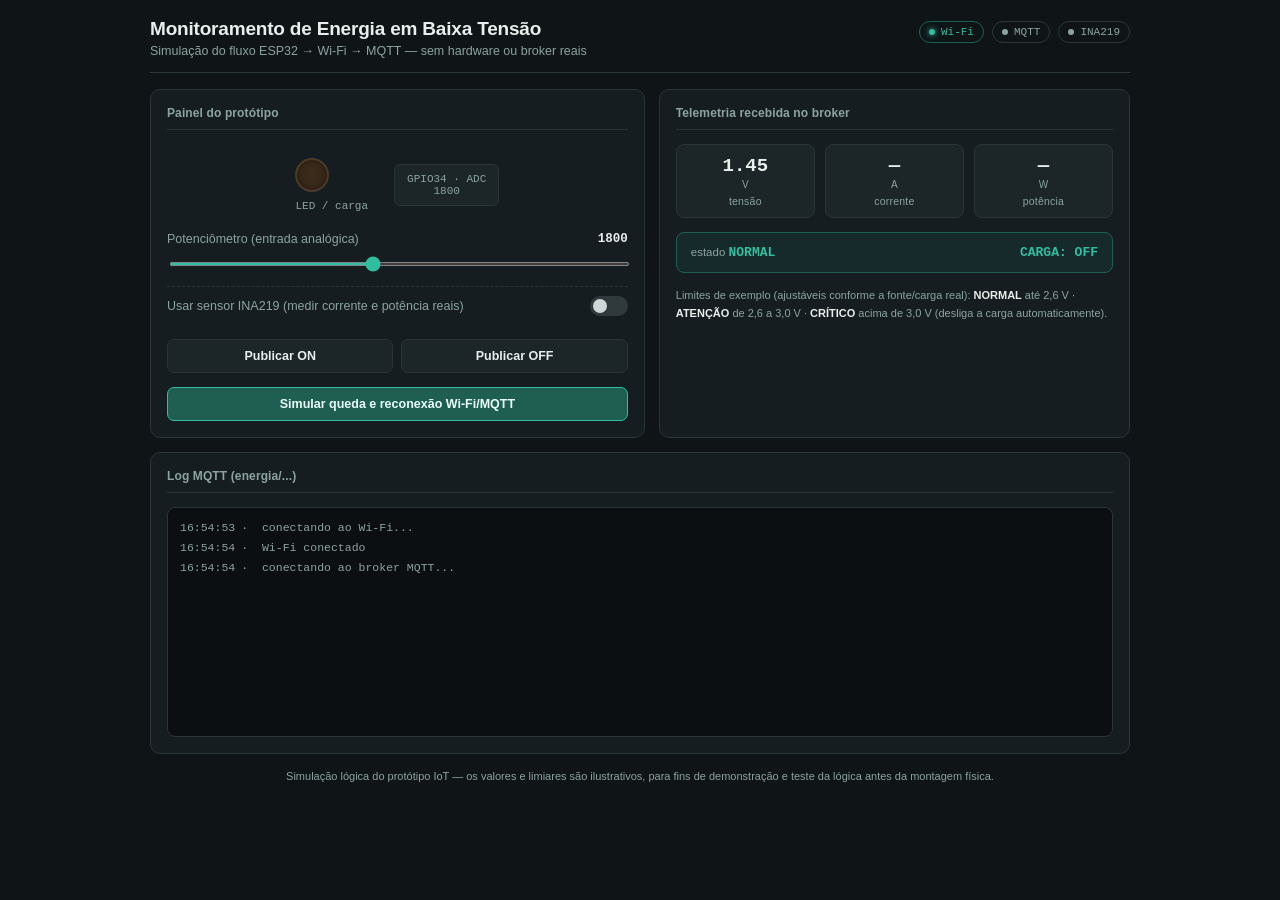
<file: simulacao/index.html>
<!DOCTYPE html>
<html lang="pt-BR">
<head>
<meta charset="UTF-8">
<meta name="viewport" content="width=device-width, initial-scale=1.0">
<title>Simulação — Monitoramento de Energia em Baixa Tensão (ESP32 + MQTT)</title>
<style>
  :root{
    --bg:#0F1416;
    --panel:#161D20;
    --panel-2:#1C2528;
    --line:#2A3538;
    --text:#E7EEEC;
    --muted:#8CA3A0;
    --accent:#2FBFA0;
    --accent-dim:#1E5F51;
    --amber:#E8A33D;
    --red:#E5534B;
    --mono: "SFMono-Regular", Consolas, "Liberation Mono", Menlo, monospace;
    --sans: -apple-system, "Segoe UI", Roboto, Helvetica, Arial, sans-serif;
  }
  *{box-sizing:border-box;}
  body{
    margin:0;
    background:var(--bg);
    color:var(--text);
    font-family:var(--sans);
    padding:18px;
    -webkit-font-smoothing:antialiased;
  }
  .wrap{max-width:980px;margin:0 auto;}
  header{
    display:flex;
    flex-wrap:wrap;
    align-items:baseline;
    justify-content:space-between;
    gap:8px;
    border-bottom:1px solid var(--line);
    padding-bottom:14px;
    margin-bottom:16px;
  }
  header h1{
    font-size:19px;
    margin:0;
    font-weight:650;
    letter-spacing:-0.01em;
  }
  header p{
    margin:4px 0 0;
    color:var(--muted);
    font-size:12.5px;
  }
  .badges{display:flex;gap:8px;flex-wrap:wrap;}
  .badge{
    font-family:var(--mono);
    font-size:11px;
    padding:4px 9px;
    border-radius:20px;
    border:1px solid var(--line);
    color:var(--muted);
    display:flex;
    align-items:center;
    gap:6px;
    white-space:nowrap;
  }
  .dot{width:6px;height:6px;border-radius:50%;background:var(--muted);}
  .badge.on .dot{background:var(--accent);box-shadow:0 0 6px var(--accent);}
  .badge.on{color:var(--accent);border-color:var(--accent-dim);}

  .grid{
    display:grid;
    grid-template-columns:1.05fr 1fr;
    gap:14px;
  }
  @media (max-width:760px){ .grid{grid-template-columns:1fr;} }

  .card{
    background:var(--panel);
    border:1px solid var(--line);
    border-radius:10px;
    padding:16px;
  }
  .card h2{
    font-size:12px;
    text-transform:none;
    letter-spacing:0.01em;
    margin:0 0 14px;
    color:var(--muted);
    font-weight:600;
    border-bottom:1px solid var(--line);
    padding-bottom:9px;
  }

  /* board panel */
  .board-visual{
    display:flex;
    align-items:center;
    justify-content:center;
    gap:26px;
    padding:14px 0 20px;
  }
  .led{
    width:34px;height:34px;border-radius:50%;
    background:#3a2a1a;
    border:2px solid #4a3a28;
    box-shadow:inset 0 0 6px rgba(0,0,0,.5);
    transition:all .25s ease;
    position:relative;
  }
  .led.on{
    background:radial-gradient(circle at 35% 30%, #ffe9b8, var(--amber) 60%);
    border-color:#f0b84f;
    box-shadow:0 0 18px 4px rgba(232,163,61,.65), inset 0 0 6px rgba(255,255,255,.4);
  }
  .led-label{font-family:var(--mono);font-size:11px;color:var(--muted);text-align:center;margin-top:8px;}
  .chip{
    font-family:var(--mono);
    font-size:11px;
    color:var(--muted);
    background:var(--panel-2);
    border:1px solid var(--line);
    border-radius:6px;
    padding:8px 12px;
    text-align:center;
    min-width:96px;
  }

  .control-row{margin-bottom:16px;}
  .control-row label{
    display:flex;
    justify-content:space-between;
    font-size:12.5px;
    color:var(--muted);
    margin-bottom:6px;
  }
  .control-row label span.val{
    font-family:var(--mono);
    color:var(--text);
    font-weight:600;
  }
  input[type=range]{
    width:100%;
    accent-color:var(--accent);
    height:4px;
  }
  .toggle-row{
    display:flex;
    align-items:center;
    justify-content:space-between;
    font-size:12.5px;
    color:var(--muted);
    padding:9px 0;
    border-top:1px dashed var(--line);
  }
  .switch{
    position:relative;width:38px;height:20px;flex:none;
  }
  .switch input{opacity:0;width:0;height:0;}
  .slider-toggle{
    position:absolute;cursor:pointer;inset:0;
    background:#30393c;border-radius:20px;transition:.2s;
  }
  .slider-toggle:before{
    content:"";position:absolute;height:14px;width:14px;left:3px;top:3px;
    background:#cfd8d6;border-radius:50%;transition:.2s;
  }
  input:checked + .slider-toggle{background:var(--accent-dim);}
  input:checked + .slider-toggle:before{transform:translateX(18px);background:var(--accent);}

  .btn-row{display:flex;gap:8px;margin-top:14px;}
  button{
    font-family:var(--sans);
    font-size:12.5px;
    font-weight:600;
    padding:9px 14px;
    border-radius:7px;
    border:1px solid var(--line);
    background:var(--panel-2);
    color:var(--text);
    cursor:pointer;
    flex:1;
    transition:.15s;
  }
  button:hover{border-color:var(--accent);}
  button.primary{background:var(--accent-dim);border-color:var(--accent);color:#E9FFF9;}
  button:disabled{opacity:.4;cursor:not-allowed;}

  /* telemetry */
  .tele-grid{
    display:grid;
    grid-template-columns:repeat(3,1fr);
    gap:10px;
    margin-bottom:14px;
  }
  .tele{
    background:var(--panel-2);
    border:1px solid var(--line);
    border-radius:8px;
    padding:10px 8px;
    text-align:center;
  }
  .tele .v{
    font-family:var(--mono);
    font-size:19px;
    font-weight:700;
  }
  .tele .u{font-size:10px;color:var(--muted);margin-top:2px;}
  .tele .l{font-size:10.5px;color:var(--muted);margin-top:5px;letter-spacing:.02em;}

  .state-banner{
    display:flex;
    align-items:center;
    justify-content:space-between;
    padding:12px 14px;
    border-radius:8px;
    font-family:var(--mono);
    font-weight:700;
    font-size:13px;
    border:1px solid var(--line);
    margin-bottom:14px;
    transition:.2s;
  }
  .state-banner .s-label{color:var(--muted);font-weight:500;font-family:var(--sans);font-size:11.5px;}
  .state-banner.normal{color:var(--accent);border-color:var(--accent-dim);background:rgba(47,191,160,.08);}
  .state-banner.atencao{color:var(--amber);border-color:#6b5326;background:rgba(232,163,61,.08);}
  .state-banner.critico{color:var(--red);border-color:#6b2c28;background:rgba(229,83,75,.1);}

  .thresholds{font-size:11px;color:var(--muted);line-height:1.6;}
  .thresholds b{color:var(--text);}

  /* mqtt log */
  .log-card{margin-top:14px;}
  .log{
    font-family:var(--mono);
    font-size:11.5px;
    line-height:1.75;
    height:230px;
    overflow-y:auto;
    background:#0B0F11;
    border:1px solid var(--line);
    border-radius:8px;
    padding:10px 12px;
  }
  .log div{white-space:pre-wrap;word-break:break-all;}
  .log .pub{color:var(--accent);}
  .log .sub{color:var(--amber);}
  .log .sys{color:var(--muted);}
  .log .crit{color:var(--red);}
  .log span.t{color:var(--muted);margin-right:6px;}

  footer{
    margin-top:16px;
    font-size:11px;
    color:var(--muted);
    text-align:center;
  }
</style>
</head>
<body>
<div class="wrap">

  <header>
    <div>
      <h1>Monitoramento de Energia em Baixa Tensão</h1>
      <p>Simulação do fluxo ESP32 → Wi-Fi → MQTT — sem hardware ou broker reais</p>
    </div>
    <div class="badges">
      <span class="badge" id="badge-wifi"><span class="dot"></span>Wi-Fi</span>
      <span class="badge" id="badge-mqtt"><span class="dot"></span>MQTT</span>
      <span class="badge" id="badge-ina"><span class="dot"></span>INA219</span>
    </div>
  </header>

  <div class="grid">
    <!-- LEFT: board / controls -->
    <div class="card">
      <h2>Painel do protótipo</h2>

      <div class="board-visual">
        <div>
          <div class="led" id="led"></div>
          <div class="led-label">LED / carga</div>
        </div>
        <div class="chip" id="chip-gpio">GPIO34 · ADC<br><span id="chip-raw">0</span></div>
      </div>

      <div class="control-row">
        <label>Potenciômetro (entrada analógica) <span class="val" id="pot-val">0</span></label>
        <input type="range" id="pot" min="0" max="4095" value="1800">
      </div>

      <div class="toggle-row">
        Usar sensor INA219 (medir corrente e potência reais)
        <label class="switch">
          <input type="checkbox" id="ina-toggle">
          <span class="slider-toggle"></span>
        </label>
      </div>

      <div class="btn-row">
        <button id="btn-on">Publicar ON</button>
        <button id="btn-off">Publicar OFF</button>
      </div>
      <div class="btn-row">
        <button id="btn-reconnect" class="primary">Simular queda e reconexão Wi-Fi/MQTT</button>
      </div>
    </div>

    <!-- RIGHT: telemetry -->
    <div class="card">
      <h2>Telemetria recebida no broker</h2>

      <div class="tele-grid">
        <div class="tele">
          <div class="v" id="v-tensao">0.00</div>
          <div class="u">V</div>
          <div class="l">tensão</div>
        </div>
        <div class="tele">
          <div class="v" id="v-corrente">—</div>
          <div class="u">A</div>
          <div class="l">corrente</div>
        </div>
        <div class="tele">
          <div class="v" id="v-potencia">—</div>
          <div class="u">W</div>
          <div class="l">potência</div>
        </div>
      </div>

      <div class="state-banner normal" id="state-banner">
        <span><span class="s-label">estado&nbsp;</span><span id="state-text">NORMAL</span></span>
        <span id="load-text">CARGA: OFF</span>
      </div>

      <div class="thresholds">
        Limites de exemplo (ajustáveis conforme a fonte/carga real): <b>NORMAL</b> até 2,6 V ·
        <b>ATENÇÃO</b> de 2,6 a 3,0 V · <b>CRÍTICO</b> acima de 3,0 V (desliga a carga automaticamente).
      </div>
    </div>
  </div>

  <div class="card log-card">
    <h2>Log MQTT (energia/...)</h2>
    <div class="log" id="log"></div>
  </div>

  <footer>Simulação lógica do protótipo IoT — os valores e limiares são ilustrativos, para fins de demonstração e teste da lógica antes da montagem física.</footer>
</div>

<script>
const $ = (id) => document.getElementById(id);

const state = {
  wifi:false, mqtt:false, ina:false,
  load:false, alert:"NORMAL", raw:1800,
};

function log(dir, topic, payload){
  const el = $('log');
  const time = new Date().toLocaleTimeString('pt-BR', {hour12:false});
  const row = document.createElement('div');
  let cls = dir === 'pub' ? 'pub' : dir === 'sub' ? 'sub' : dir === 'crit' ? 'crit' : 'sys';
  let arrow = dir === 'pub' ? '↑ ESP32→broker' : dir === 'sub' ? '↓ broker→ESP32' : '·';
  row.className = cls;
  row.innerHTML = `<span class="t">${time}</span>${arrow}  ${topic ? topic + '  ' : ''}${payload}`;
  el.appendChild(row);
  el.scrollTop = el.scrollHeight;
  while (el.children.length > 60) el.removeChild(el.firstChild);
}

function setBadge(id, on){
  $(id).classList.toggle('on', on);
}

function computeReadings(){
  const raw = Number($('pot').value);
  state.raw = raw;
  const tensao = (raw / 4095) * 3.3;
  $('chip-raw').textContent = raw;
  $('pot-val').textContent = raw;
  $('v-tensao').textContent = tensao.toFixed(2);

  if (state.ina){
    const baseCurrent = state.load ? 0.05 + (tensao/3.3)*0.22 : 0.01;
    const jitter = (Math.random()-0.5)*0.01;
    const corrente = Math.max(0, baseCurrent + jitter);
    const potencia = tensao * corrente;
    $('v-corrente').textContent = corrente.toFixed(2);
    $('v-potencia').textContent = potencia.toFixed(2);
    return { tensao, corrente, potencia };
  } else {
    $('v-corrente').textContent = '—';
    $('v-potencia').textContent = '—';
    return { tensao, corrente:null, potencia:null };
  }
}

function updateAlertState(tensao){
  let novo;
  if (tensao > 3.0) novo = 'CRITICO';
  else if (tensao >= 2.6) novo = 'ATENCAO';
  else novo = 'NORMAL';

  if (novo !== state.alert){
    state.alert = novo;
    const banner = $('state-banner');
    banner.className = 'state-banner ' + (novo === 'NORMAL' ? 'normal' : novo === 'ATENCAO' ? 'atencao' : 'critico');
    $('state-text').textContent = novo === 'ATENCAO' ? 'ATENÇÃO' : novo === 'CRITICO' ? 'CRÍTICO' : 'NORMAL';
    log('pub', 'energia/alerta', novo);

    if (novo === 'CRITICO' && state.load){
      log('crit', null, 'limite crítico atingido — desligando a carga automaticamente');
      setLoad(false, true);
    }
  }
}

function setLoad(on, auto){
  state.load = on;
  $('led').classList.toggle('on', on);
  $('load-text').textContent = 'CARGA: ' + (on ? 'ON' : 'OFF');
  if (!auto) log('sub', 'energia/comando/carga', on ? 'ON' : 'OFF');
  setTimeout(() => {
    log('pub', 'energia/confirmacao/carga', on ? 'ON' : 'OFF');
  }, 220);
}

function publishTelemetry(){
  if (!(state.wifi && state.mqtt)) return;
  const r = computeReadings();
  log('pub', 'energia/telemetria/tensao', r.tensao.toFixed(2));
  if (state.ina){
    log('pub', 'energia/telemetria/corrente', r.corrente.toFixed(2));
    log('pub', 'energia/telemetria/potencia', r.potencia.toFixed(2));
  }
  updateAlertState(r.tensao);
}

// controls
$('pot').addEventListener('input', computeReadings);

$('ina-toggle').addEventListener('change', (e) => {
  state.ina = e.target.checked;
  setBadge('badge-ina', state.ina);
  log('sys', null, state.ina ? 'INA219 habilitado — publicando corrente e potência' : 'INA219 desabilitado — somente leitura didática de tensão');
  computeReadings();
});

$('btn-on').addEventListener('click', () => {
  if (!(state.wifi && state.mqtt)) return;
  setLoad(true);
});
$('btn-off').addEventListener('click', () => {
  if (!(state.wifi && state.mqtt)) return;
  setLoad(false);
});

$('btn-reconnect').addEventListener('click', async () => {
  const btn = $('btn-reconnect');
  btn.disabled = true;
  state.wifi = false; state.mqtt = false;
  setBadge('badge-wifi', false); setBadge('badge-mqtt', false);
  log('sys', null, 'conexão perdida — tentando reconectar ao Wi-Fi...');
  await sleep(1200);
  await connectSequence();
  btn.disabled = false;
});

function sleep(ms){ return new Promise(r => setTimeout(r, ms)); }

async function connectSequence(){
  log('sys', null, 'conectando ao Wi-Fi...');
  await sleep(700);
  state.wifi = true;
  setBadge('badge-wifi', true);
  log('sys', null, 'Wi-Fi conectado');

  log('sys', null, 'conectando ao broker MQTT...');
  await sleep(700);
  state.mqtt = true;
  setBadge('badge-mqtt', true);
  log('pub', 'energia/status', 'online');
  log('sys', null, 'inscrito em energia/comando/carga');
}

// boot
(async () => {
  computeReadings();
  await connectSequence();
  publishTelemetry();
  setInterval(publishTelemetry, 2000);
})();
</script>
</body>
</html>
</file>
